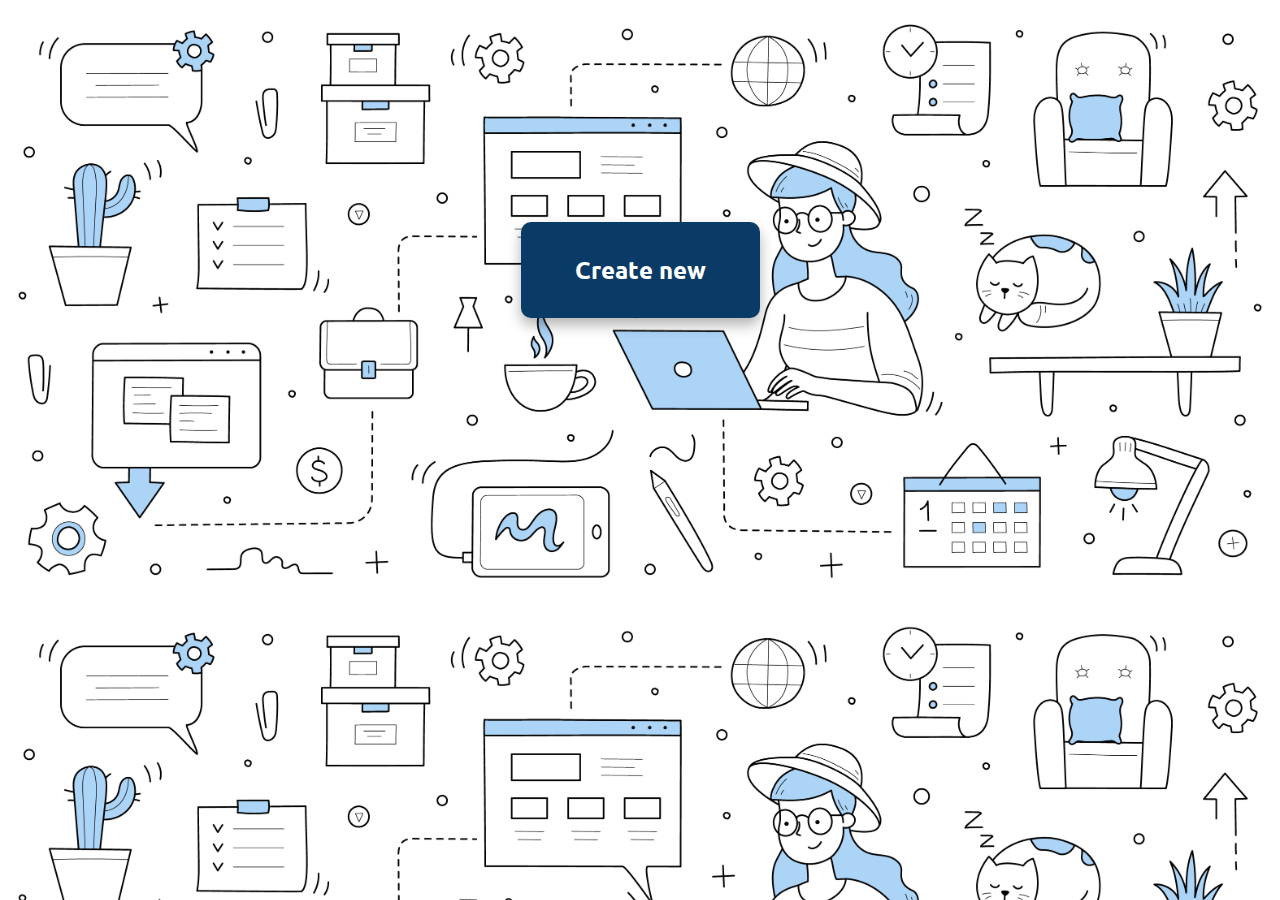
<file: index.html>
<!DOCTYPE html>
<html lang="en">

<head>
    <meta charset="UTF-8">
    <meta name="viewport" content="width=device-width, initial-scale=1.0">
    <meta name="color-scheme" content="only light">
    <title>Home</title>
    <link rel="preconnect" href="https://fonts.googleapis.com">
    <link rel="preconnect" href="https://fonts.gstatic.com" crossorigin>
    <link href="https://fonts.googleapis.com/css2?family=Ubuntu:wght@400;700&display=swap" rel="stylesheet">
    <link rel="stylesheet" href="css/style.css">
    <link rel="stylesheet" href="css/index.css">
    <link rel="stylesheet" href="css/adaptive.css">
</head>

<body>
    <div class="create-block">
        <a href="create-page.html" class="create-block__btn">Create new</a>
    </div>
    <div class="ready-made-tests">
    </div>

    <script src="js/index.js"></script>

</body>

</html>
</file>
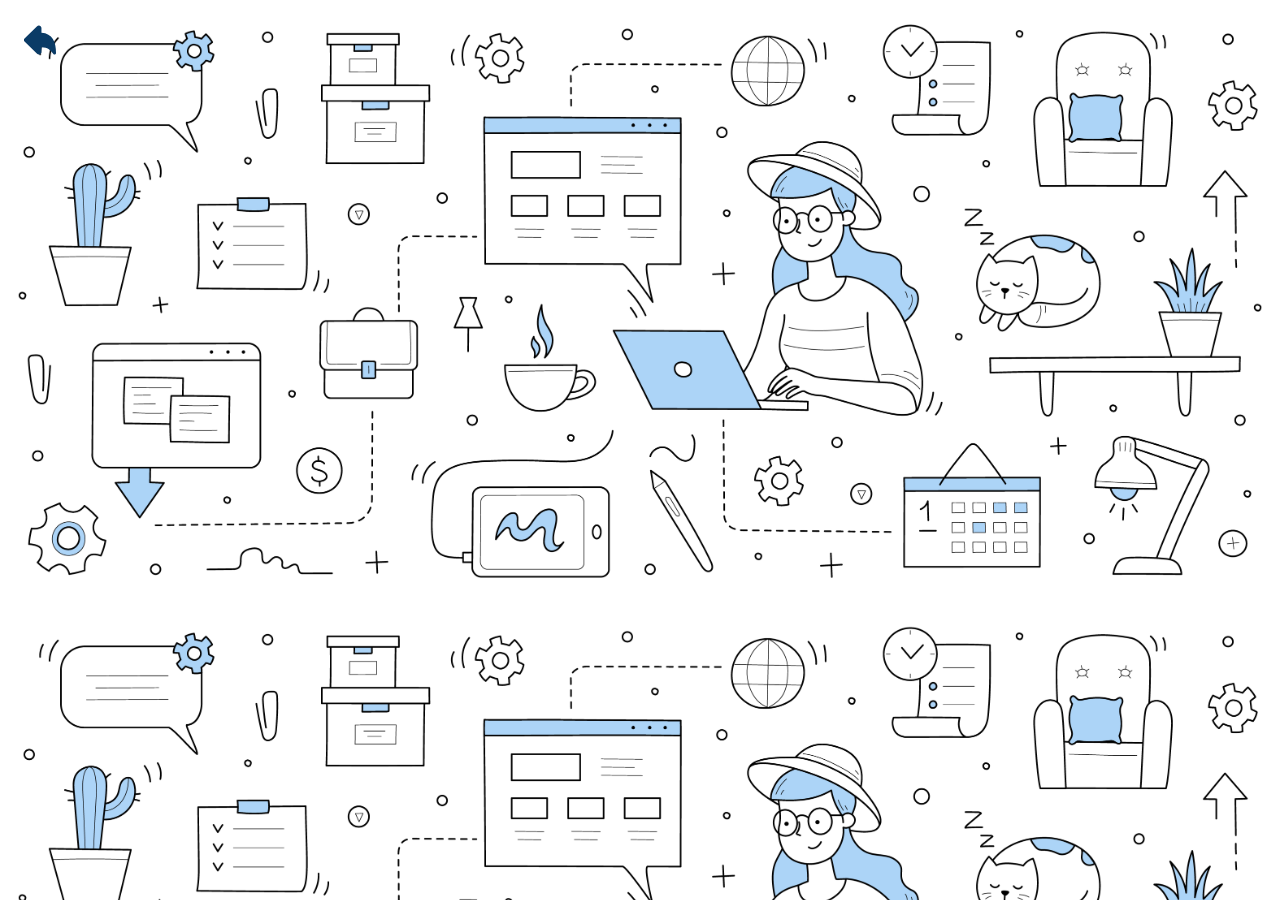
<file: check-test.html>
<!DOCTYPE html>
<html lang="en">

<head>
    <meta charset="UTF-8">
    <meta name="viewport" content="width=device-width, initial-scale=1.0">
    <meta name="color-scheme" content="only light">
    <title>Check page</title>
    <link rel="preconnect" href="https://fonts.googleapis.com">
    <link rel="preconnect" href="https://fonts.gstatic.com" crossorigin>
    <link href="https://fonts.googleapis.com/css2?family=Ubuntu:wght@400;700&display=swap" rel="stylesheet">
    <link rel="stylesheet" href="https://cdn.jsdelivr.net/npm/swiper@10/swiper-bundle.min.css" />
    <link rel="stylesheet" href="css/style.css">
    <link rel="stylesheet" href="css/check-test.css">
    <link rel="stylesheet" href="css/adaptive.css">
</head>

<body>
    <a href="index.html" class="back-button">
        <img src="img/back-arrow.svg" alt="back-icon">
    </a>

        <div class="swiper">
            <div class="swiper-wrapper">

            </div>

            <div class="swiper-control">
                <div class="swiper-pagination"></div>

                <div class="swiper-button-prev">
                    <img class="swiper-button-icon" src="img/left-arrow.png" alt="left-arrow">
                </div>
                <div class="swiper-button-next">
                    <img class="swiper-button-icon" src="img/right-arrow.png" alt="right-arrow">
                </div>
            </div>
        </div>

    <script src="https://cdn.jsdelivr.net/npm/swiper@10/swiper-bundle.min.js"></script>
    <script src="js/check-test.js"></script>
    <script src="js/swiper.js"></script>

</body>

</html>
</file>
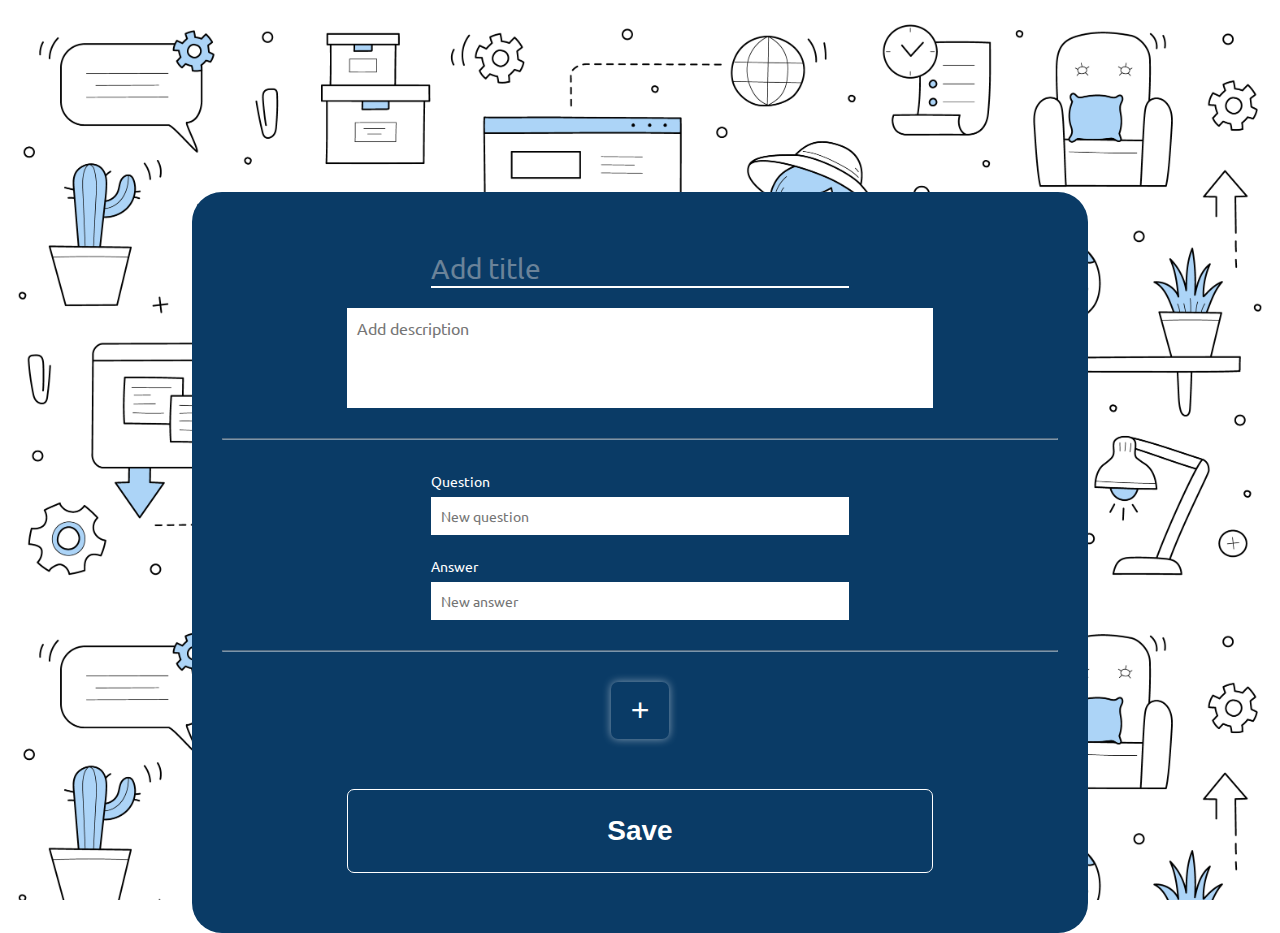
<file: create-page.html>
<!DOCTYPE html>
<html lang="en">

<head>
    <meta charset="UTF-8">
    <meta name="viewport" content="width=device-width, initial-scale=1.0">
    <meta name="color-scheme" content="only light">
    <title>Creating FLashcards</title>
    <link rel="preconnect" href="https://fonts.googleapis.com">
    <link rel="preconnect" href="https://fonts.gstatic.com" crossorigin>
    <link href="https://fonts.googleapis.com/css2?family=Ubuntu:wght@400;700&display=swap" rel="stylesheet">
    <link rel="stylesheet" href="css/style.css">
    <link rel="stylesheet" href="css/create-page.css">
    <link rel="stylesheet" href="css/adaptive.css">
</head>

<body>
    <div class="form">
        <input type="text" class="form__title" placeholder="Add title" autocomplete="off" autofocus>
        <textarea class="form__description" placeholder="Add description"></textarea>

        <hr>

        <div class="form-blocks">
            <div class="form-block" data-id="0">

                <div class="form-block__inner">
                    <label class="form-block__label">
                        Question
                        <input class="form-block__field" name="question" type="text" placeholder="New question" data-id="0-q">
                    </label>
                    <label class="form-block__label">
                        Answer
                        <input class="form-block__field" name="answer" type="text" placeholder="New answer" data-id="0-a">
                    </label>
                </div>
                <hr>
            </div>
        </div>

        <button class="form__add-button default-button" onclick="addBlock()">&plus;</button>

        <button type="submit" class="form__save-button default-button"
            onclick="validation()">Save</button>
    </div>

    <script src="js/create-page.js"></script>
</body>

</html>
</file>
<file: css/style.css>
* {
  margin: 0;
  padding: 0;
  -webkit-box-sizing: border-box;
  box-sizing: border-box;
}
a,
a:visited {
  text-decoration: none;
  color: inherit;
}

html {
  height: 100vh;
  width: 100vw;
}

body {
  background-image: url("../img/background.jpg");
  background-size: 100%;
  background-attachment: fixed;
  font-family: "Ubuntu", sans-serif;
  color: #fff;
  overflow-x: hidden;
}
</file>
<file: css/index.css>
.create-block {
  display: -webkit-box;
  display: -ms-flexbox;
  display: flex;
  height: 60vh;
  -webkit-box-pack: center;
  -ms-flex-pack: center;
  justify-content: center;
  -webkit-box-align: center;
  -ms-flex-align: center;
  align-items: center;
}

.create-block__btn {
  padding: 2rem 2.25em;
  font-size: 1.5em;
  font-weight: 700;
  color: #fff;
  -webkit-box-shadow: 0 7px 14px rgba(0, 0, 0, 0.3);
  box-shadow: 0 7px 14px rgba(0, 0, 0, 0.3);
  border-radius: 10px;
  outline: none;
  border: none;
  background-color: hsl(208, 82%, 22%);
  cursor: pointer;
  -webkit-transition: 0.2s;
  -o-transition: 0.2s;
  transition: 0.2s;
}

.ready-made-tests {
  display: -ms-grid;
  display: grid;
  -ms-grid-columns: 25% 25% 25% 25%;
  grid-template-columns: 25% 25% 25% 25%;
  background-color: #fff;
  border-radius: 15px;
  -webkit-box-shadow: 0 5px 15px rgba(0, 0, 0, 0.1);
  box-shadow: 0 5px 15px rgba(0, 0, 0, 0.1);
  margin-bottom: 20px;
}
.ready-made-test {
  display: -webkit-box;
  display: -ms-flexbox;
  display: flex;
  -webkit-box-orient: vertical;
  -webkit-box-direction: normal;
  -ms-flex-direction: column;
  flex-direction: column;
  word-wrap: break-word;
  margin: 0 20px 50px;
  padding: 1.25em;
  background-color: hsl(208, 82%, 22%);
  color: #fff;
  border-radius: 10px;
  -webkit-box-shadow: 0 7px 14px rgba(0, 0, 0, 0.3);
  box-shadow: 0 7px 14px rgba(0, 0, 0, 0.3);
}
.ready-made-test__title {
  font-size: 1.5em;
  margin-bottom: 10px;
  cursor: pointer;
}
.ready-made-test__description {
  font-size: 0.8em;
  margin-bottom: 10px;
  -webkit-box-flex: 1;
  -ms-flex: 1 0 auto;
  flex: 1 0 auto;
}
.ready-made-test__remove-button {
  display: block;
  margin: 20px auto 0;
  margin-right: 0;
  color: #fff;
  width: 1.375em;
  height: 1.375em;
  text-align: right;
  cursor: pointer;
}
</file>
<file: css/adaptive.css>
@media (min-width: 1025px) {
  .ready-made-test:nth-child(-n + 4) {
    margin-top: 50px;
  }
  .create-block__btn:hover {
    -webkit-transform: scale(1.05);
    -ms-transform: scale(1.05);
    transform: scale(1.05);
    background-color: rgba(10, 59, 102, 0.8);
  }
  .ready-made-test:hover {
    -webkit-transform: scale(1.1);
    -ms-transform: scale(1.1);
    transform: scale(1.1);
  }
  .ready-made-test__title a:hover {
    color: hsl(208, 82%, 92%);
  }
  .form__add-button:hover {
    -webkit-transform: scale(1.1);
    -ms-transform: scale(1.1);
    transform: scale(1.1);
  }
  .form__save-button:hover {
    background-color: hsla(0, 0%, 100%);
    color: hsl(208, 82%, 22%);
  }
}
@media (max-width: 1024px) {
  .ready-made-tests {
    -ms-grid-columns: 33.3% 33.3% 33.3%;
    grid-template-columns: 33.3% 33.3% 33.3%;
  }
  .ready-made-test:nth-child(-n + 3) {
    margin-top: 50px;
  }
  .ready-made-test:nth-child(4) {
    margin-top: 0;
  }
}
@media (max-width: 768px) {
  .ready-made-tests {
    -ms-grid-columns: 50% 50%;
    grid-template-columns: 50% 50%;
  }
  .ready-made-test:nth-child(-n + 2) {
    margin-top: 50px;
  }
  .ready-made-test:nth-child(3) {
    margin-top: 0;
  }

  .form {
    max-width: 90%;
  }
  .form-block__inner {
    width: 70%;
  }

  .swiper {
    width: 90vw;
  }
}
@media (max-width: 576px) {
  .form__title,
  .form__description,
  .form-block__inner,
  .form__save-button {
    width: 90%;
  }
  .card {
    height: 40vh;
    padding: 20px;
  }
  .swiper {
    width: 90vw;
  }

  .text-more-50{
    font-size: 0.75rem;
  }
  .text-more-150{
    font-size: 0.65rem;
  }
}
@media (max-width: 375px) {
  .ready-made-tests {
    -ms-grid-columns: 100%;
    grid-template-columns: 100%;
  }
  .ready-made-test:nth-child(1) {
    margin-top: 50px;
  }
  .ready-made-test:nth-child(2) {
    margin-top: 0;
  }
}

@media (min-width: 1440px) {
  body {
    font-size: 1.25em;
  }
}
</file>
<file: css/check-test.css>
.card {
  margin: 0 auto 0;
  height: 60vh;
  -webkit-perspective: 1000px;
  perspective: 1000px;
  border-radius: 16px;
  -webkit-filter: drop-shadow(0 5px 5px #0000006e);
  filter: drop-shadow(0 5px 5px #0000006e);
  padding: 20px 80px;
}
.card-container {
  height: 100%;
  padding: 20px 80px;
}
.card__inner {
  width: 100%;
  height: 100%;
  -webkit-transition: -webkit-transform 1s;
  transition: -webkit-transform 1s;
  -o-transition: transform 1s;
  transition: transform 1s;
  transition: transform 1s, -webkit-transform 1s;
  -webkit-transform-style: preserve-3d;
  transform-style: preserve-3d;
  cursor: pointer;
  position: relative;
}
.card__inner.is-flipped {
  -webkit-transform: rotateX(180deg);
  transform: rotateX(180deg);
}
.card__face {
  word-wrap: break-word;
  position: absolute;
  width: 100%;
  height: 100%;
  padding: 30px;
  -webkit-backface-visibility: hidden;
  backface-visibility: hidden;
  border-radius: 16px;
  display: -webkit-box;
  display: -ms-flexbox;
  display: flex;
  -webkit-box-align: center;
  -ms-flex-align: center;
  align-items: center;
  -webkit-box-pack: center;
  -ms-flex-pack: center;
  justify-content: center;
}

.card__face--front {
  background-color: hsl(208, 82%, 22%);
  font-size: 1.25em;
}

.card__face p {
  letter-spacing: 0.1em;
  max-width: 90%;
}
.card__face--back {
  background-color: #fff;
  -webkit-transform: rotateX(180deg);
  transform: rotateX(180deg);
  color: #000;
  font-size: 1.5em;
}

.swiper {
  position: absolute;
  top: 50%;
  left: 50%;
  transform: translate(-50%, -50%);
  width: 70vw;
  margin: 15px;
}
.swiper-wrapper {
  padding: 40px 0;
}
.swiper-3d .swiper-slide-shadow {
  -webkit-backdrop-filter: brightness(70%);
  backdrop-filter: brightness(70%);
  background: none;
}
.swiper-control {
  position: relative;
  display: -webkit-box;
  display: -ms-flexbox;
  display: flex;
  -webkit-box-align: center;
  -ms-flex-align: center;
  align-items: center;
  -ms-flex-pack: distribute;
  justify-content: space-around;
}
.swiper-button-prev,
.swiper-button-next {
  position: static;
}
.swiper-button-icon {
  width: 2em;
  height: 2em;
}
.swiper-button-prev::after,
.swiper-button-next::after {
  display: none;
}
.swiper-pagination {
  color: #000;
  position: absolute;
  font-size: 1.25em;
  font-weight: 700;
}
.swiper-pagination-current {
  font-size: 1.5em;
}
.back-button img {
  position: absolute;
  height: 2em;
  width: 2em;
  margin: 1.5em;
}
</file>
<file: css/create-page.css>
.form {
  background-color: hsl(208, 82%, 22%);
  max-width: 70%;
  margin: 15% auto;
  padding: 60px 30px;
  border-radius: 30px;
}
.form__title {
  display: block;
  width: 50%;
  margin: 0 auto 20px;
  background-color: inherit;
  border: none;
  border-bottom: 2px solid #fff;
  font-size: 1.75em;
  font-family: inherit;
  outline: none;
  color: #fff;
}
.form__title::-webkit-input-placeholder {
  color: hsla(0, 0%, 80%, 0.5);
}
.form__title::-moz-placeholder {
  color: hsla(0, 0%, 80%, 0.5);
}
.form__title:-ms-input-placeholder {
  color: hsla(0, 0%, 80%, 0.5);
}
.form__title::-ms-input-placeholder {
  color: hsla(0, 0%, 80%, 0.5);
}
.form__title::placeholder {
  color: hsla(0, 0%, 80%, 0.5);
}
.form__description {
  display: block;
  margin: 0 auto 20px;
  padding: 10px;
  font-family: inherit;
  border: none;
  outline: none;
  background-color: #fff;
  width: 70%;
  min-height: 100px;
  resize: none;
  font-size: 1em;
}
.form hr {
  margin: 30px 0;
  opacity: 0.5;
}

.form-block__inner {
  width: 50%;
  margin: 0 auto;
}
.form-block__label {
  color: #fff;
  font-size: 0.875em;
}
.form-block input {
  display: block;
  margin-bottom: 20px;
  width: 100%;
  margin-top: 7px;
  padding: 10px;
  font-family: inherit;
  font-size: 1em;
  outline: none;
  border: none;
}
.default-button {
  display: block;
  margin: 0 auto;
  border: none;
  border-radius: 7px;
  outline: none;
  background-color: transparent;
  color: #fff;
  cursor: pointer;
}
.form__add-button {
  padding: 10px 20px;
  font-size: 2em;
  -webkit-box-shadow: 0 0 8px hsla(0, 0%, 100%, 0.5);
  box-shadow: 0 0 8px hsla(0, 0%, 100%, 0.5);
}

.form-block__remove-button {
  padding: 0;
  font-size: 2.5em;
  float: right;
  margin-top: -15px;
  margin-right: 15px;
}
.form__save-button {
  width: 70%;
  text-align: center;
  border: 1px solid #fff;
  padding: 25px 0;
  margin: 50px auto 0;
  font-size: 1.75em;
  font-weight: 700;
  -webkit-transition: all 0.3s;
  -o-transition: all 0.3s;
  transition: all 0.3s;
}

.title-error {
  border-bottom: 2px solid hsl(0, 100%, 85%);
}
.title-error::-webkit-input-placeholder {
  color: hsla(0, 100%, 85%, 0.7);
}
.title-error::-moz-placeholder {
  color: hsla(0, 100%, 85%, 0.7);
}
.title-error:-ms-input-placeholder {
  color: hsla(0, 100%, 85%, 0.7);
}
.title-error::-ms-input-placeholder {
  color: hsla(0, 100%, 85%, 0.7);
}
.title-error::placeholder {
  color: hsla(0, 100%, 85%, 0.7);
}
.field-error {
  background-color: hsl(0, 100%, 90%);
}
</file>
